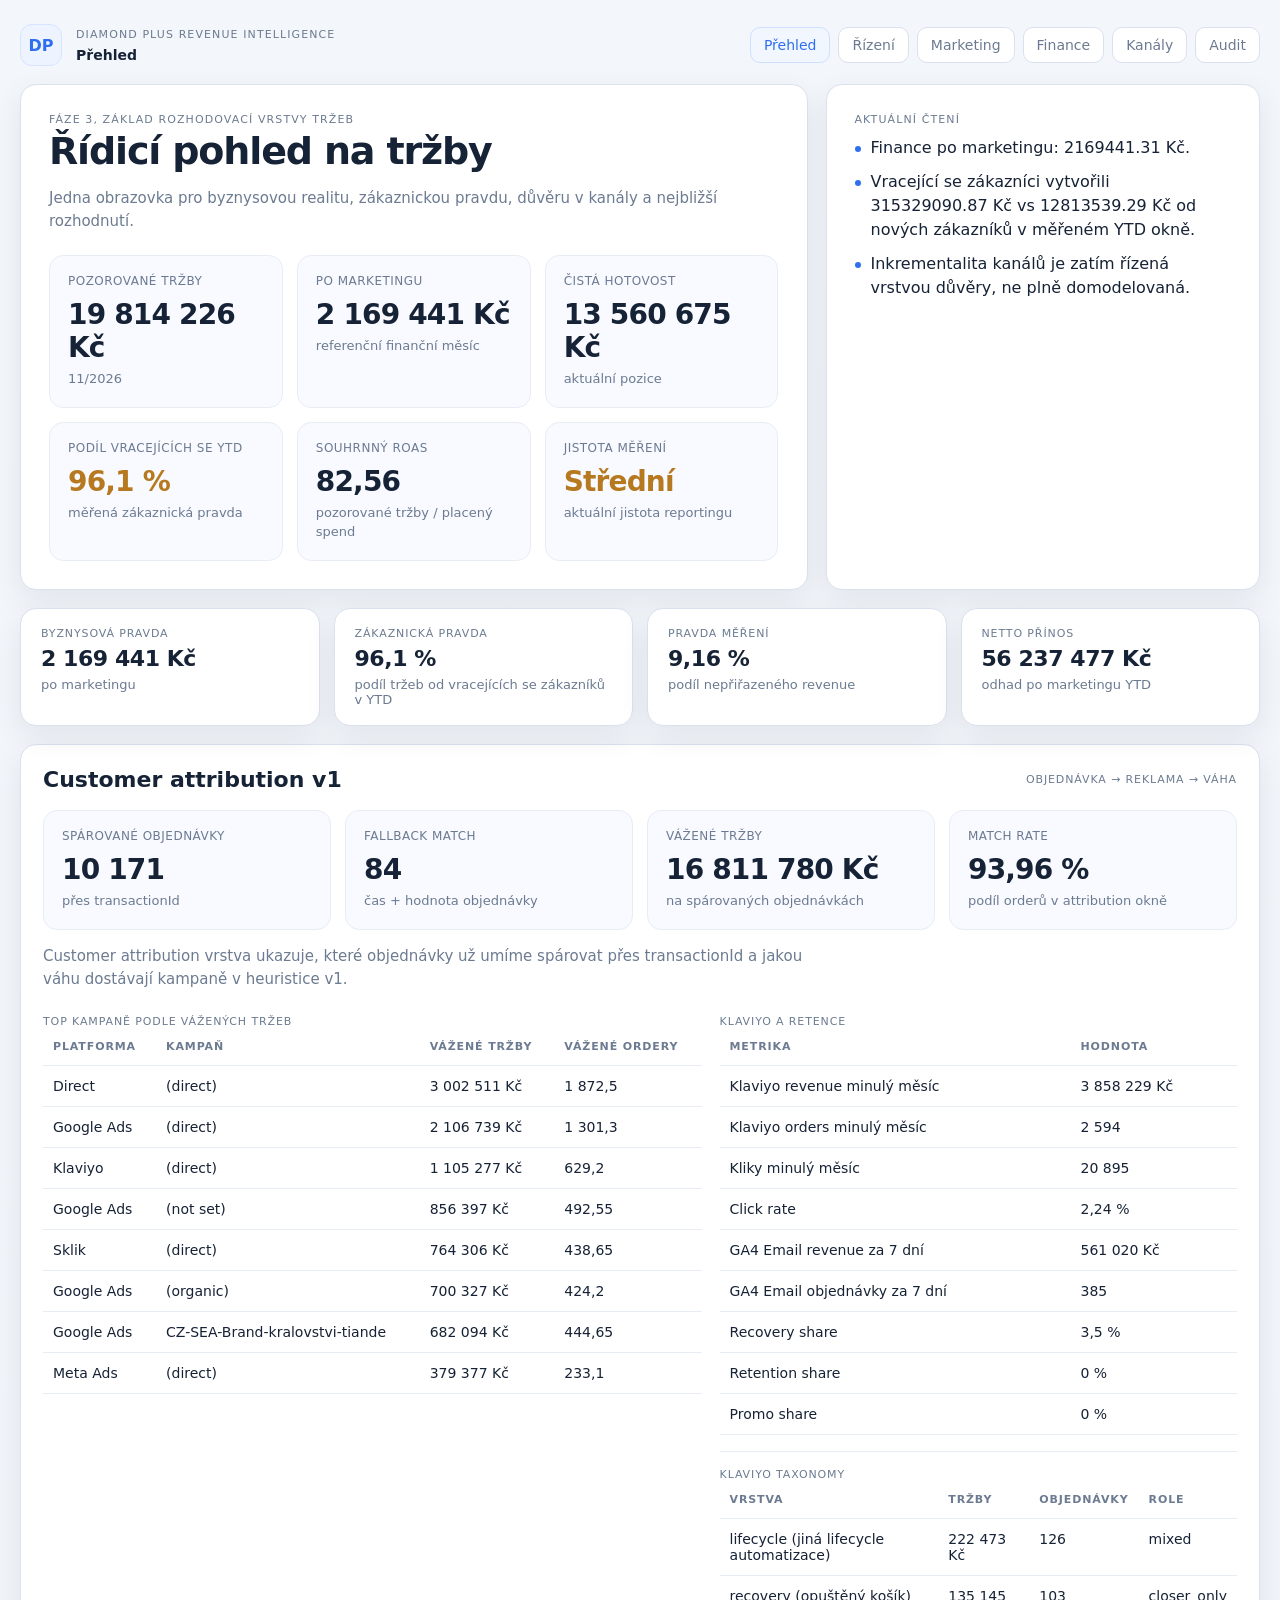
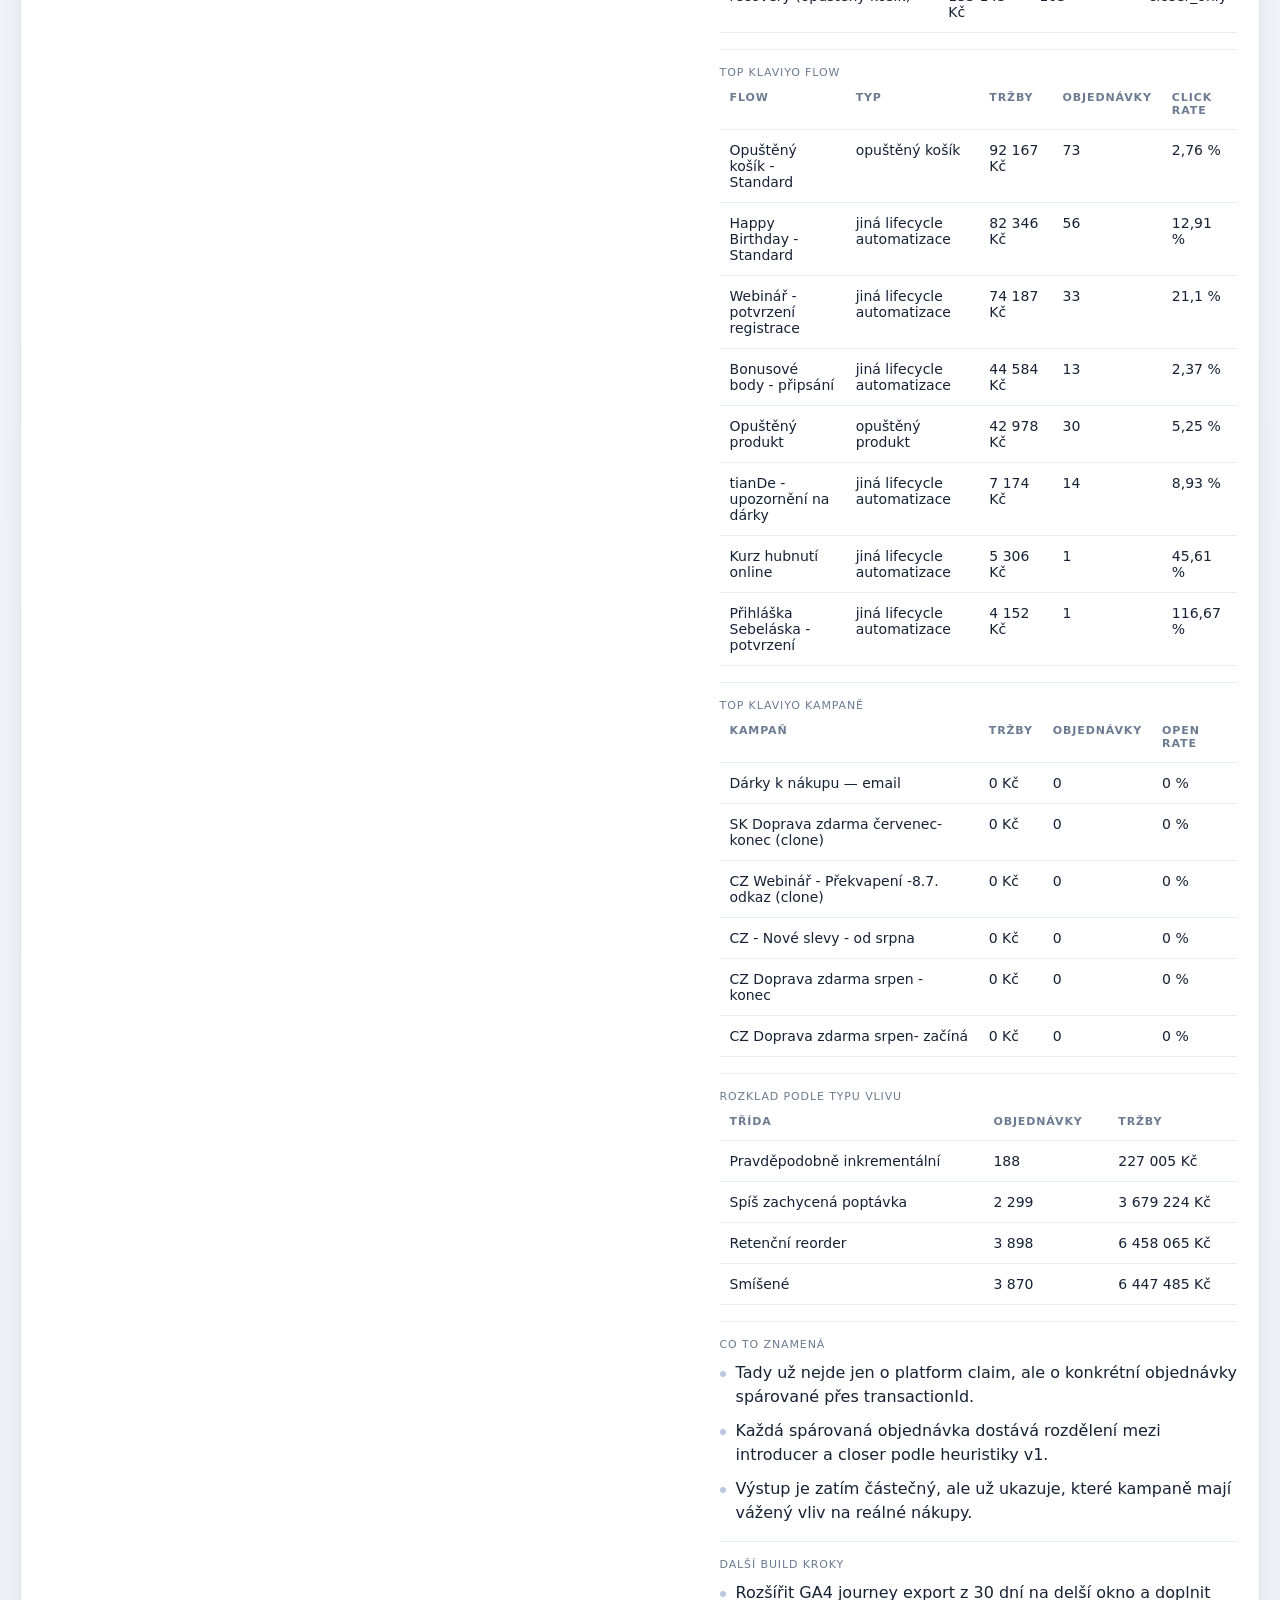
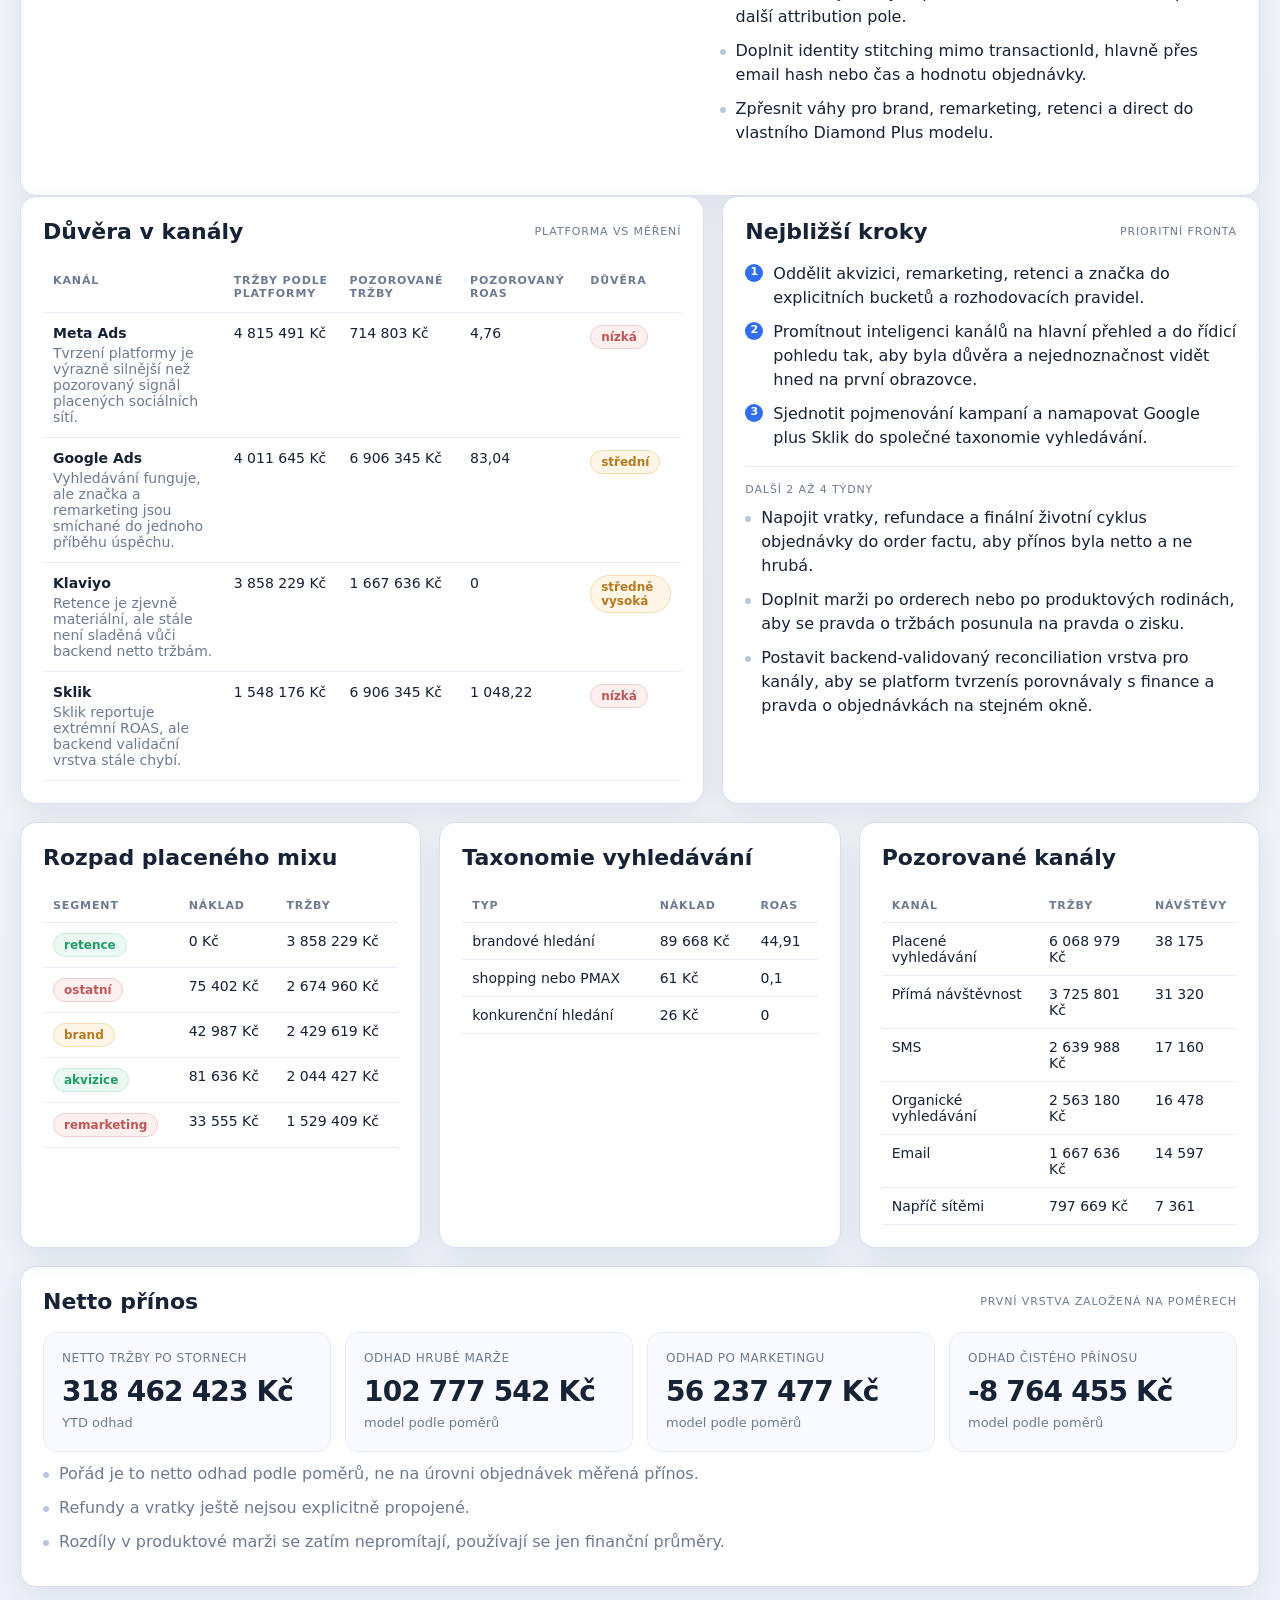
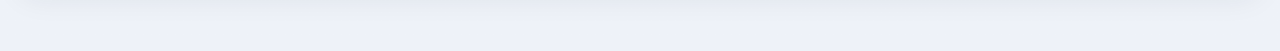
<file: index.html>
<!DOCTYPE html>
<html lang="cs">
<head>
  <meta charset="UTF-8" />
  <meta name="viewport" content="width=device-width, initial-scale=1.0" />
  <title>Diamond Plus Revenue Intelligence</title>
  <link rel="stylesheet" href="./assets/styles.css?v=mobile-fix-2" />
</head>
<body data-page="home">
  <div class="wrap" id="app"></div>
  <script type="module" src="./assets/app.js?v=attribution-live-5"></script>
</body>
</html>
</file>
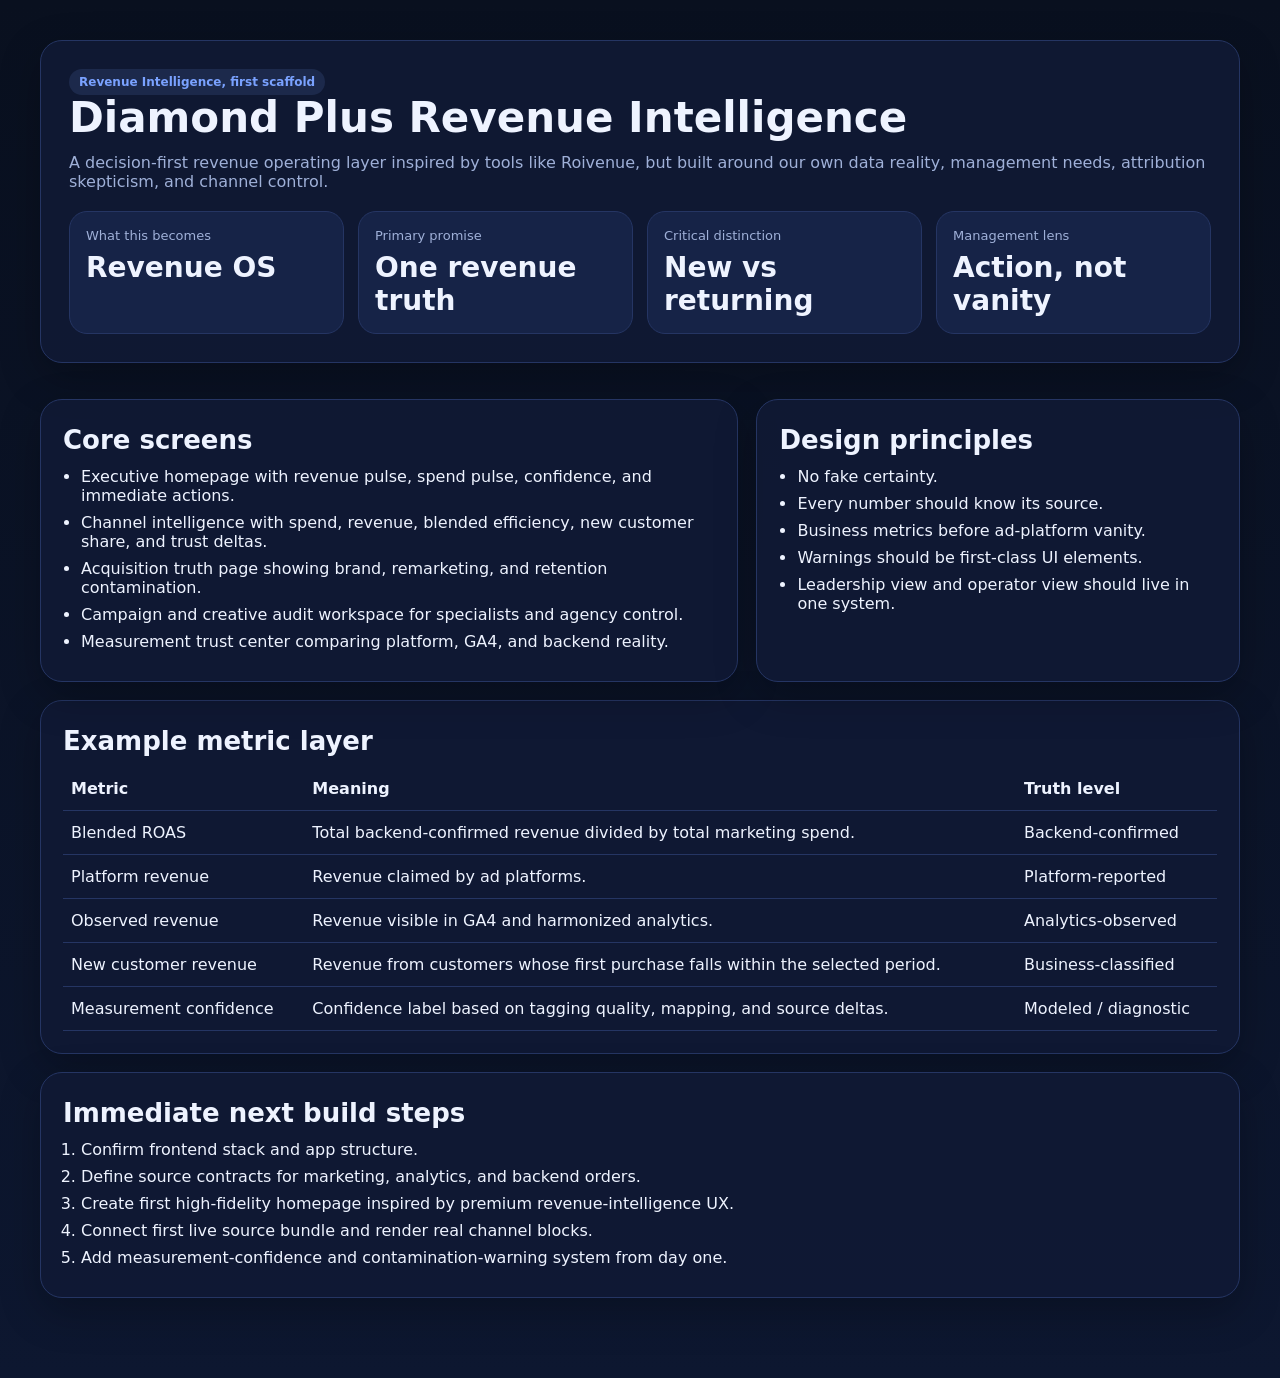
<file: app/index.html>
<!DOCTYPE html>
<html lang="cs">
<head>
  <meta charset="UTF-8" />
  <meta name="viewport" content="width=device-width, initial-scale=1.0" />
  <title>Diamond Plus Revenue Intelligence</title>
  <style>
    :root {
      --bg: #0a1020;
      --panel: #101935;
      --panel2: #162347;
      --text: #eef3ff;
      --muted: #9fb0d8;
      --line: #253563;
      --accent: #7aa2ff;
      --good: #37c58a;
      --warn: #ffb648;
      --bad: #ff6d6d;
    }
    * { box-sizing: border-box; }
    body { margin: 0; font-family: Inter, system-ui, sans-serif; background: linear-gradient(180deg, #09101f, #0d1730); color: var(--text); }
    .wrap { max-width: 1240px; margin: 0 auto; padding: 40px 20px 80px; }
    .hero, .card { background: rgba(16,25,53,.9); border: 1px solid var(--line); border-radius: 22px; box-shadow: 0 14px 40px rgba(0,0,0,.25); }
    .hero { padding: 28px; }
    .card { padding: 22px; margin-top: 18px; }
    h1,h2,h3 { margin: 0 0 12px; line-height: 1.1; }
    h1 { font-size: 42px; }
    h2 { font-size: 26px; margin-top: 4px; }
    p { color: var(--muted); margin: 0 0 12px; }
    .grid { display: grid; grid-template-columns: repeat(auto-fit, minmax(220px,1fr)); gap: 14px; margin-top: 20px; }
    .metric { background: var(--panel2); border: 1px solid var(--line); border-radius: 18px; padding: 16px; }
    .metric .k { font-size: 13px; color: var(--muted); }
    .metric .v { font-size: 28px; font-weight: 700; margin-top: 8px; }
    .pill { display:inline-block; padding:6px 10px; border-radius:999px; font-size:12px; font-weight:700; background: rgba(122,162,255,.12); color: var(--accent); }
    .two { display:grid; grid-template-columns: 1.3fr .9fr; gap: 18px; margin-top: 18px; }
    .list { margin: 0; padding-left: 18px; color: var(--text); }
    .list li { margin: 8px 0; }
    .table { width: 100%; border-collapse: collapse; }
    .table th, .table td { text-align:left; padding: 12px 8px; border-bottom: 1px solid var(--line); }
    .muted { color: var(--muted); }
    .good { color: var(--good); }
    .warn { color: var(--warn); }
    .bad { color: var(--bad); }
  </style>
</head>
<body>
  <div class="wrap">
    <section class="hero">
      <div class="pill">Revenue Intelligence, first scaffold</div>
      <h1>Diamond Plus Revenue Intelligence</h1>
      <p>A decision-first revenue operating layer inspired by tools like Roivenue, but built around our own data reality, management needs, attribution skepticism, and channel control.</p>
      <div class="grid">
        <div class="metric"><div class="k">What this becomes</div><div class="v">Revenue OS</div></div>
        <div class="metric"><div class="k">Primary promise</div><div class="v">One revenue truth</div></div>
        <div class="metric"><div class="k">Critical distinction</div><div class="v">New vs returning</div></div>
        <div class="metric"><div class="k">Management lens</div><div class="v">Action, not vanity</div></div>
      </div>
    </section>

    <div class="two">
      <section class="card">
        <h2>Core screens</h2>
        <ul class="list">
          <li>Executive homepage with revenue pulse, spend pulse, confidence, and immediate actions.</li>
          <li>Channel intelligence with spend, revenue, blended efficiency, new customer share, and trust deltas.</li>
          <li>Acquisition truth page showing brand, remarketing, and retention contamination.</li>
          <li>Campaign and creative audit workspace for specialists and agency control.</li>
          <li>Measurement trust center comparing platform, GA4, and backend reality.</li>
        </ul>
      </section>
      <section class="card">
        <h2>Design principles</h2>
        <ul class="list">
          <li>No fake certainty.</li>
          <li>Every number should know its source.</li>
          <li>Business metrics before ad-platform vanity.</li>
          <li>Warnings should be first-class UI elements.</li>
          <li>Leadership view and operator view should live in one system.</li>
        </ul>
      </section>
    </div>

    <section class="card">
      <h2>Example metric layer</h2>
      <table class="table">
        <thead>
          <tr><th>Metric</th><th>Meaning</th><th>Truth level</th></tr>
        </thead>
        <tbody>
          <tr><td>Blended ROAS</td><td>Total backend-confirmed revenue divided by total marketing spend.</td><td>Backend-confirmed</td></tr>
          <tr><td>Platform revenue</td><td>Revenue claimed by ad platforms.</td><td>Platform-reported</td></tr>
          <tr><td>Observed revenue</td><td>Revenue visible in GA4 and harmonized analytics.</td><td>Analytics-observed</td></tr>
          <tr><td>New customer revenue</td><td>Revenue from customers whose first purchase falls within the selected period.</td><td>Business-classified</td></tr>
          <tr><td>Measurement confidence</td><td>Confidence label based on tagging quality, mapping, and source deltas.</td><td>Modeled / diagnostic</td></tr>
        </tbody>
      </table>
    </section>

    <section class="card">
      <h2>Immediate next build steps</h2>
      <ol class="list">
        <li>Confirm frontend stack and app structure.</li>
        <li>Define source contracts for marketing, analytics, and backend orders.</li>
        <li>Create first high-fidelity homepage inspired by premium revenue-intelligence UX.</li>
        <li>Connect first live source bundle and render real channel blocks.</li>
        <li>Add measurement-confidence and contamination-warning system from day one.</li>
      </ol>
    </section>
  </div>
</body>
</html>
</file>
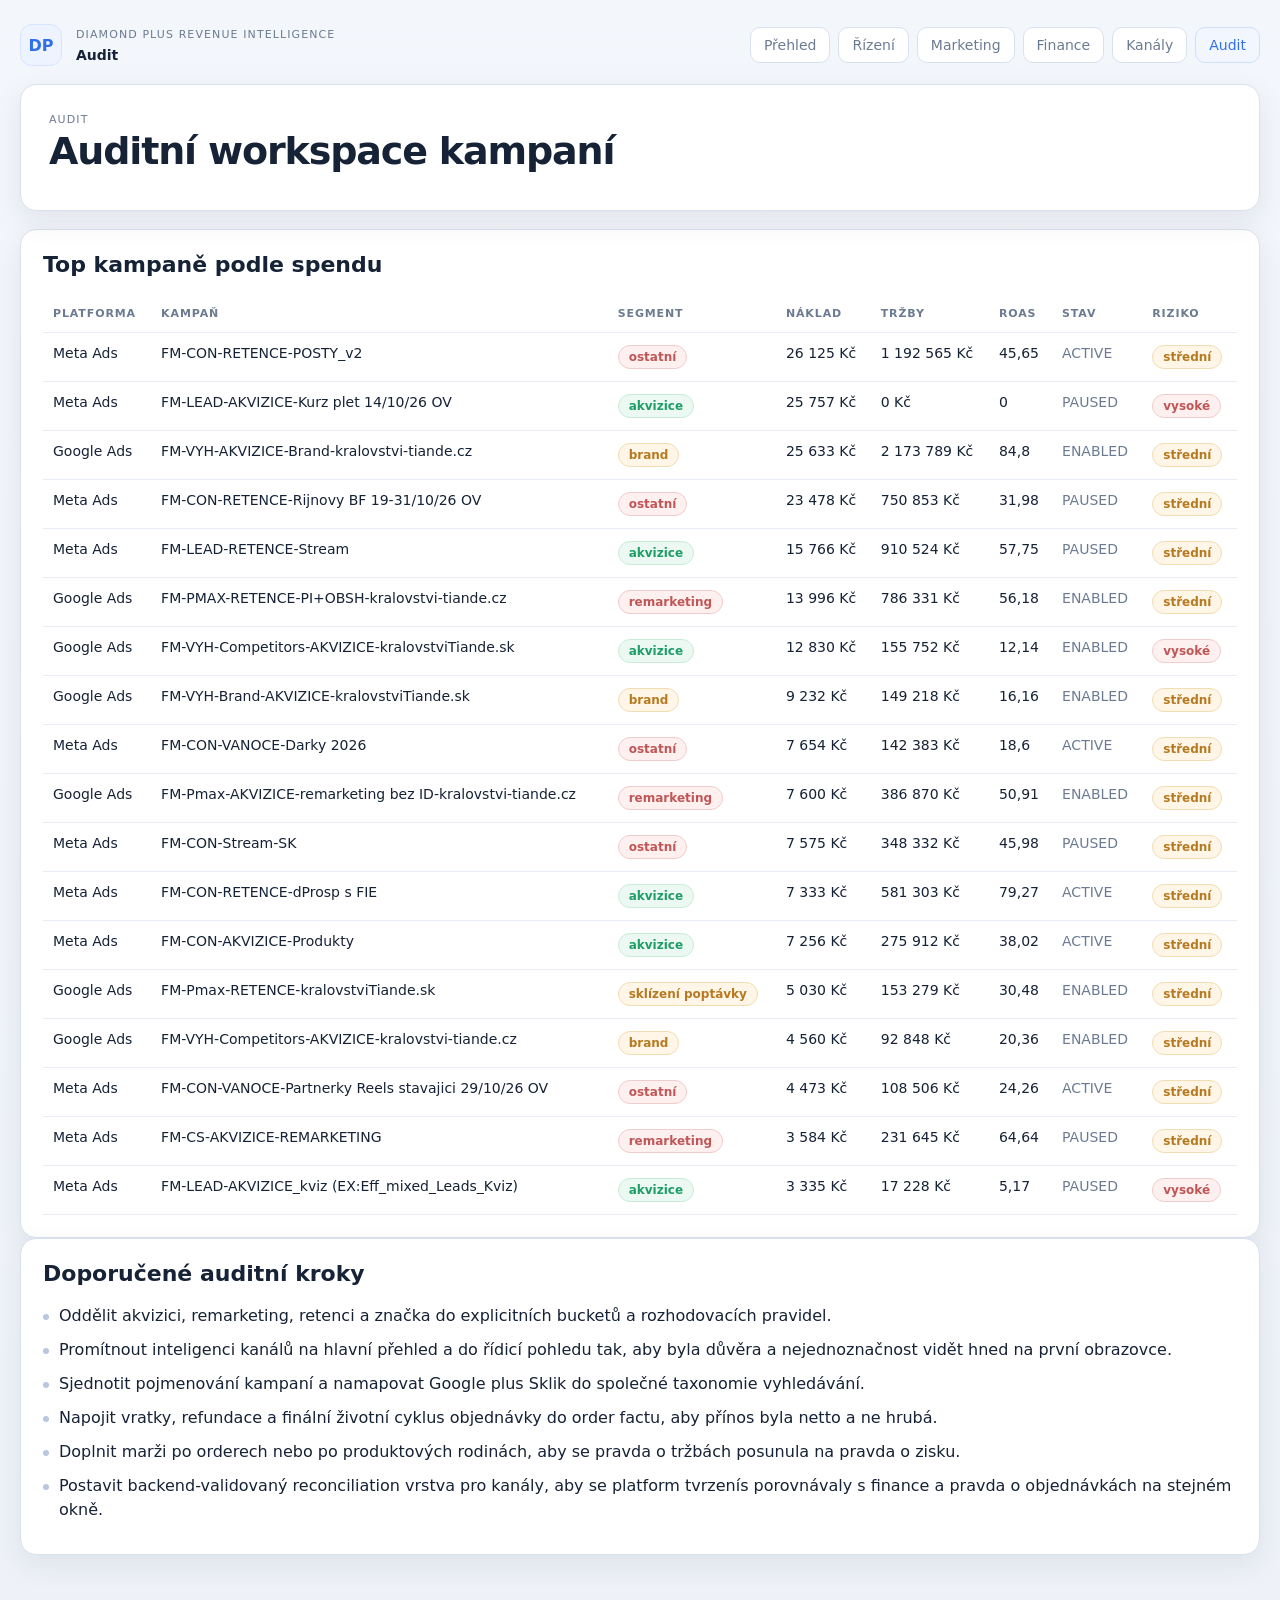
<file: audit-workspace.html>
<!DOCTYPE html>
<html lang="cs">
<head>
  <meta charset="UTF-8" />
  <meta name="viewport" content="width=device-width, initial-scale=1.0" />
  <title>Audit | Diamond Plus Revenue Intelligence</title>
  <link rel="stylesheet" href="./assets/styles.css?v=mobile-fix-2" />
</head>
<body data-page="audit">
  <div class="wrap" id="app"></div>
  <script type="module" src="./assets/app.js?v=attribution-live-5"></script>
</body>
</html>
</file>
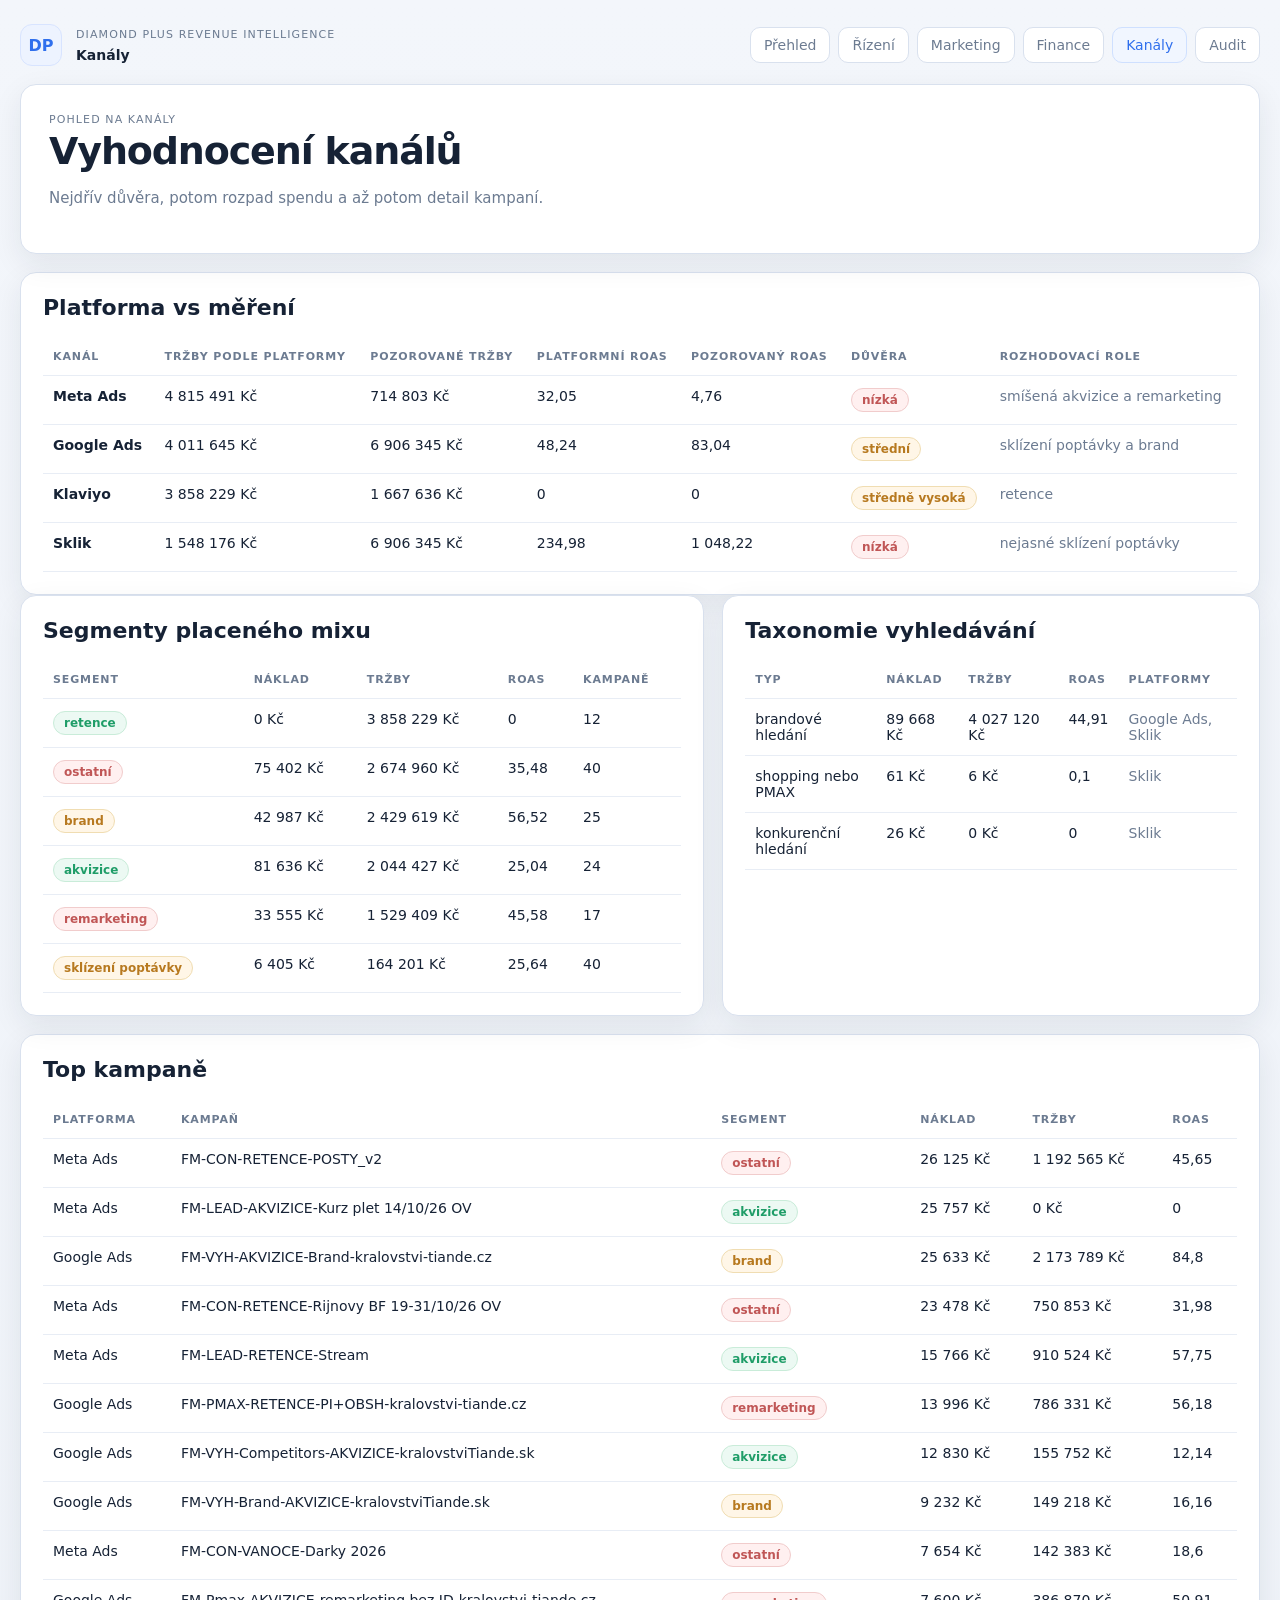
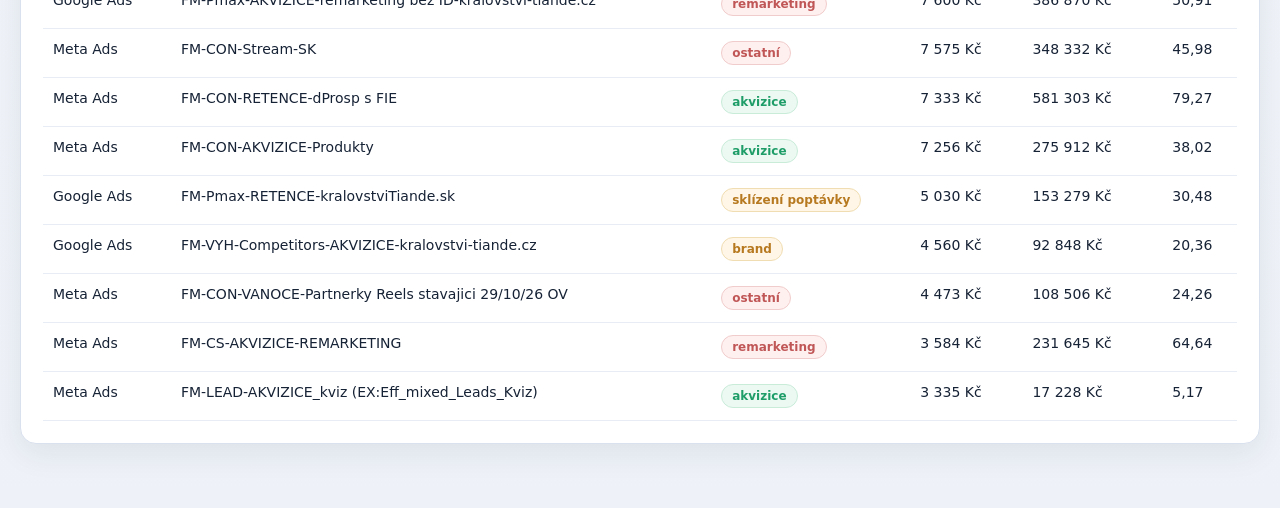
<file: channels.html>
<!DOCTYPE html>
<html lang="cs">
<head>
  <meta charset="UTF-8" />
  <meta name="viewport" content="width=device-width, initial-scale=1.0" />
  <title>Kanály | Diamond Plus Revenue Intelligence</title>
  <link rel="stylesheet" href="./assets/styles.css?v=mobile-fix-2" />
</head>
<body data-page="channels">
  <div class="wrap" id="app"></div>
  <script type="module" src="./assets/app.js?v=attribution-live-5"></script>
</body>
</html>
</file>
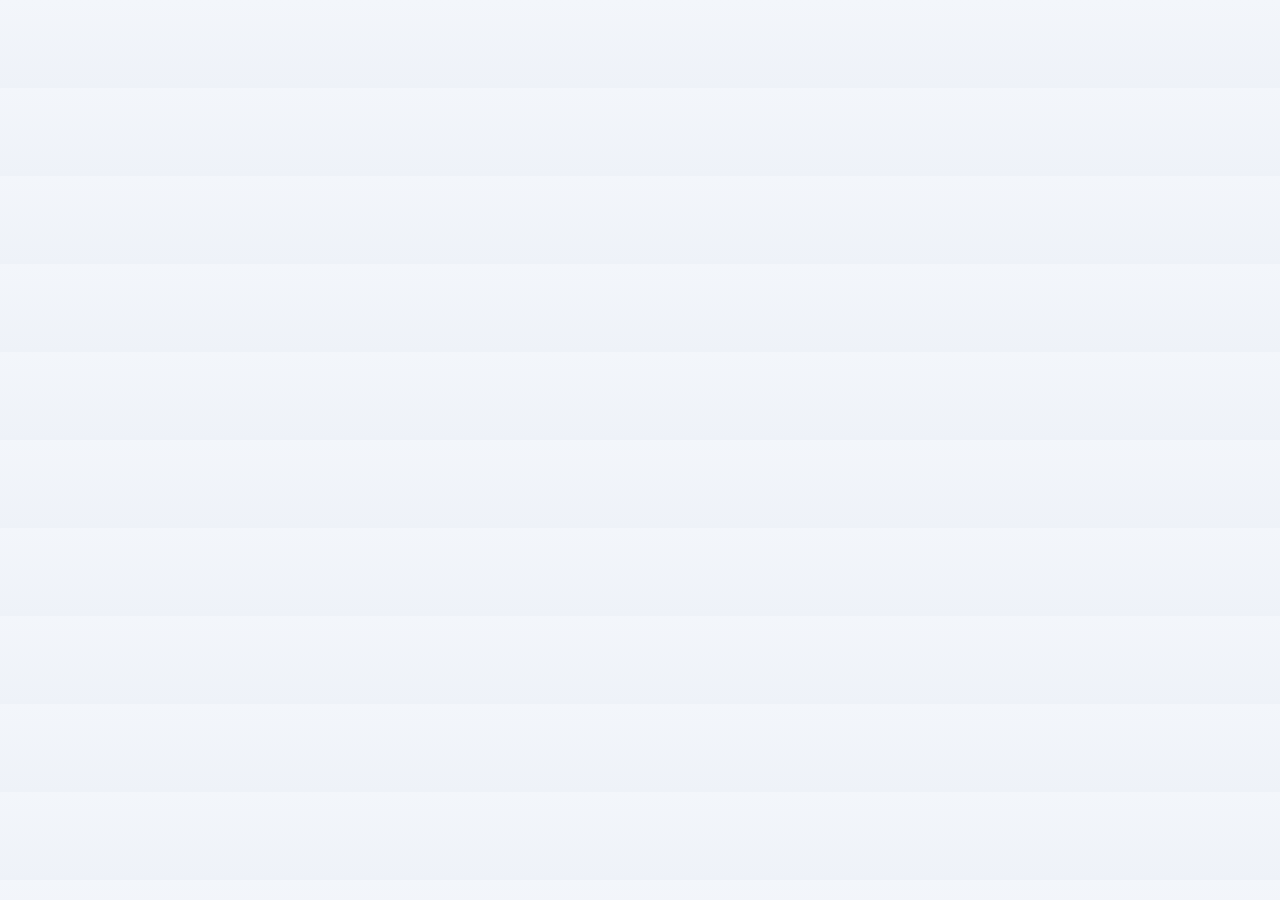
<file: compare-roivenue.html>
<!DOCTYPE html>
<html lang="cs">
<head>
  <meta charset="UTF-8" />
  <meta http-equiv="refresh" content="0; url=./index.html" />
  <meta name="viewport" content="width=device-width, initial-scale=1.0" />
  <title>Přesměrování | Diamond Plus Revenue Intelligence</title>
</head>
<body>
  <p>Přesměrování na přehled...</p>
</body>
</html>
</file>
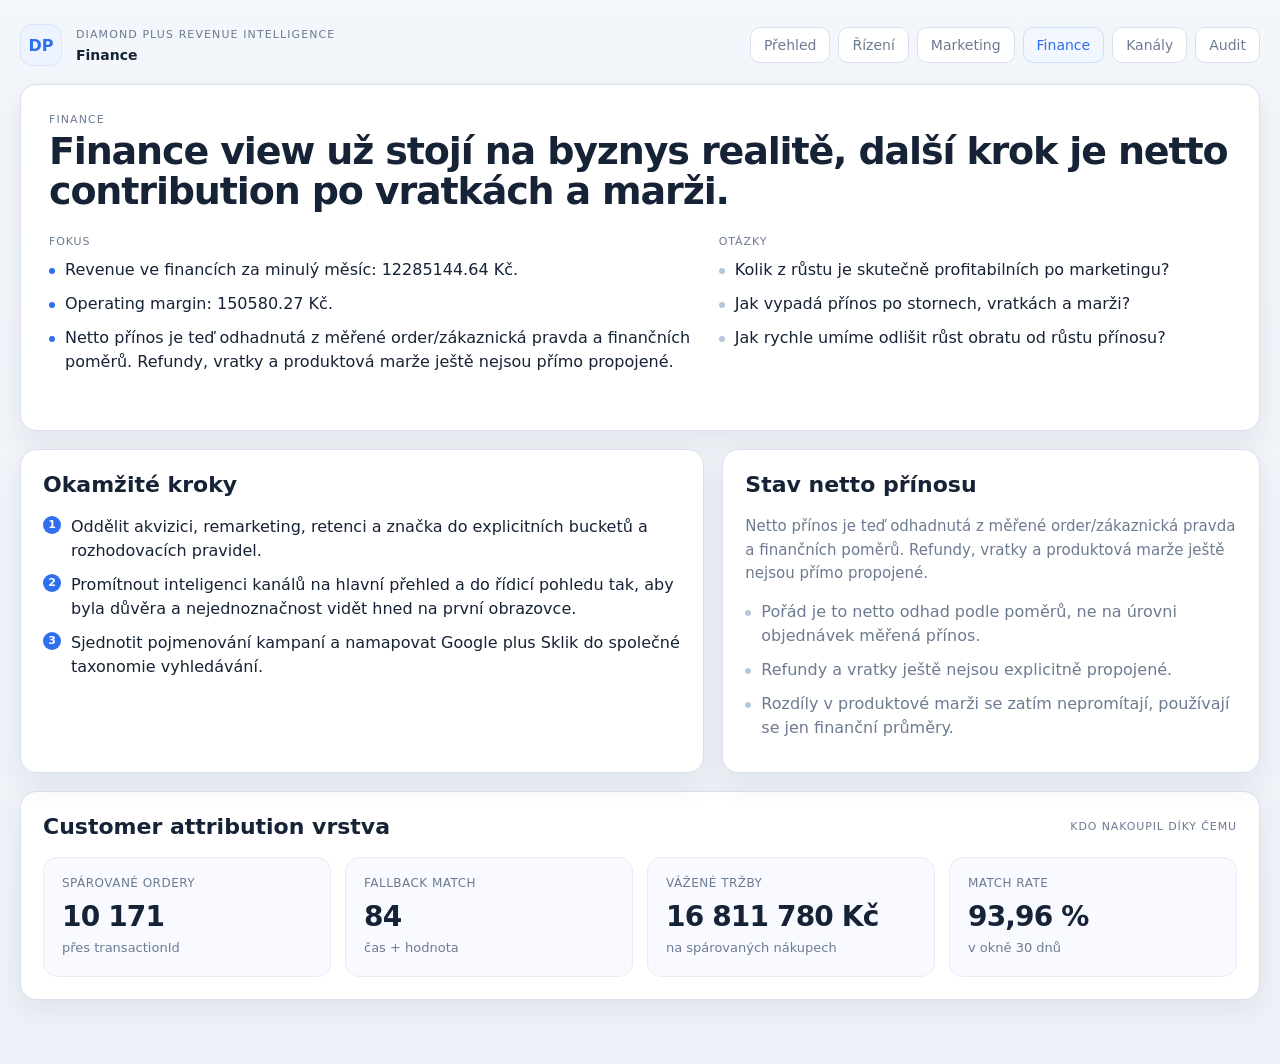
<file: finance.html>
<!DOCTYPE html>
<html lang="cs">
<head>
  <meta charset="UTF-8" />
  <meta name="viewport" content="width=device-width, initial-scale=1.0" />
  <title>Finance | Diamond Plus Revenue Intelligence</title>
  <link rel="stylesheet" href="./assets/styles.css?v=mobile-fix-2" />
</head>
<body data-page="finance">
  <div class="wrap" id="app"></div>
  <script type="module" src="./assets/app.js?v=attribution-live-5"></script>
</body>
</html>
</file>
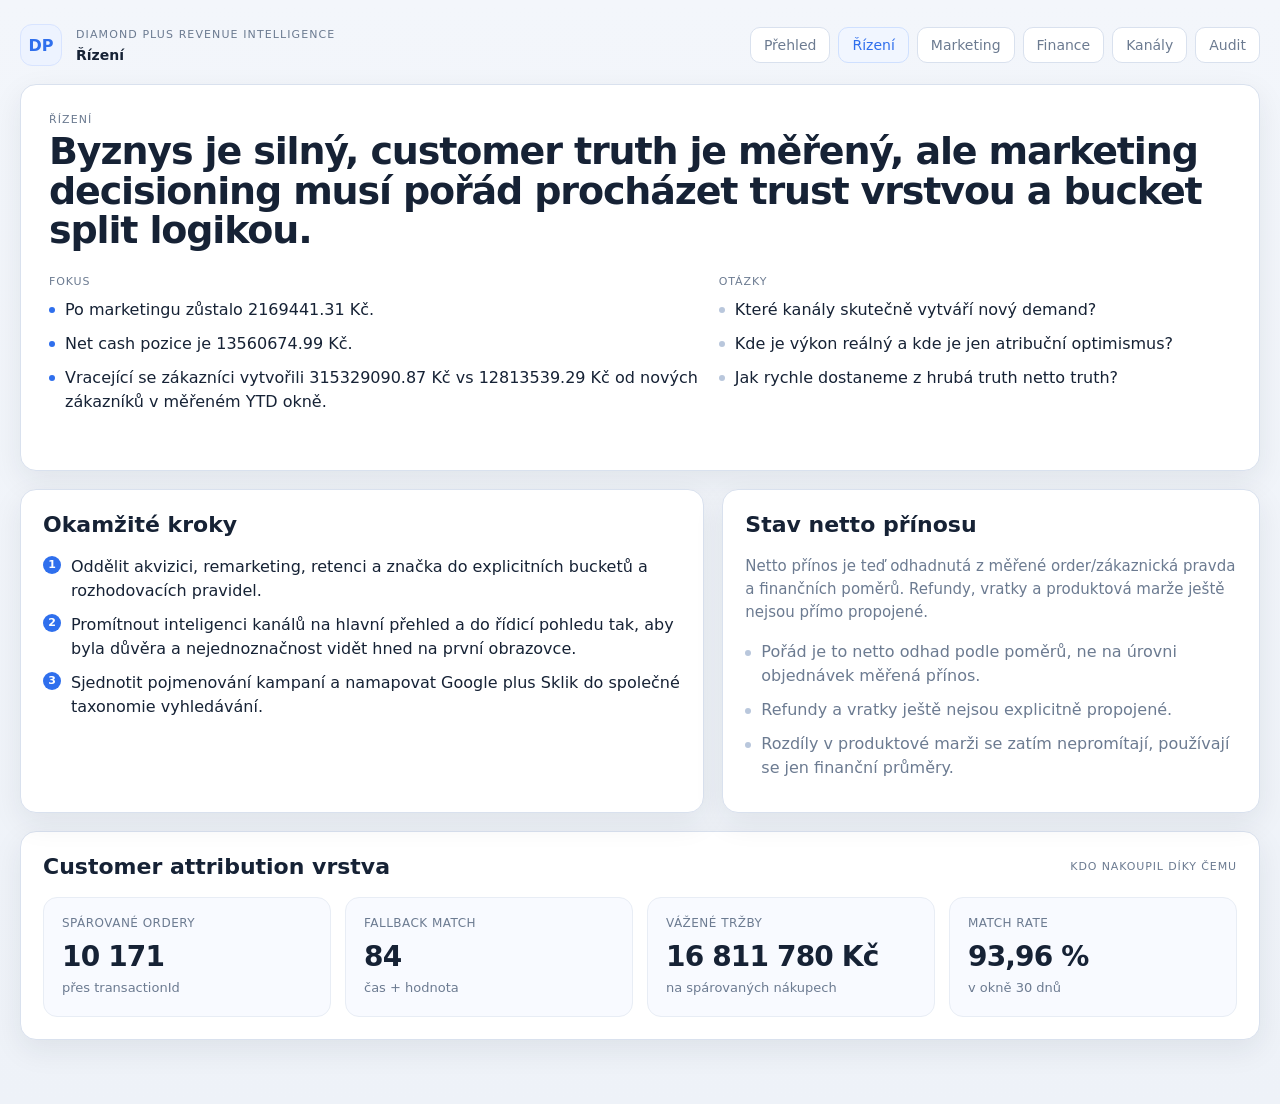
<file: management.html>
<!DOCTYPE html>
<html lang="cs">
<head>
  <meta charset="UTF-8" />
  <meta name="viewport" content="width=device-width, initial-scale=1.0" />
  <title>Řízení | Diamond Plus Revenue Intelligence</title>
  <link rel="stylesheet" href="./assets/styles.css?v=mobile-fix-2" />
</head>
<body data-page="management">
  <div class="wrap" id="app"></div>
  <script type="module" src="./assets/app.js?v=attribution-live-5"></script>
</body>
</html>
</file>
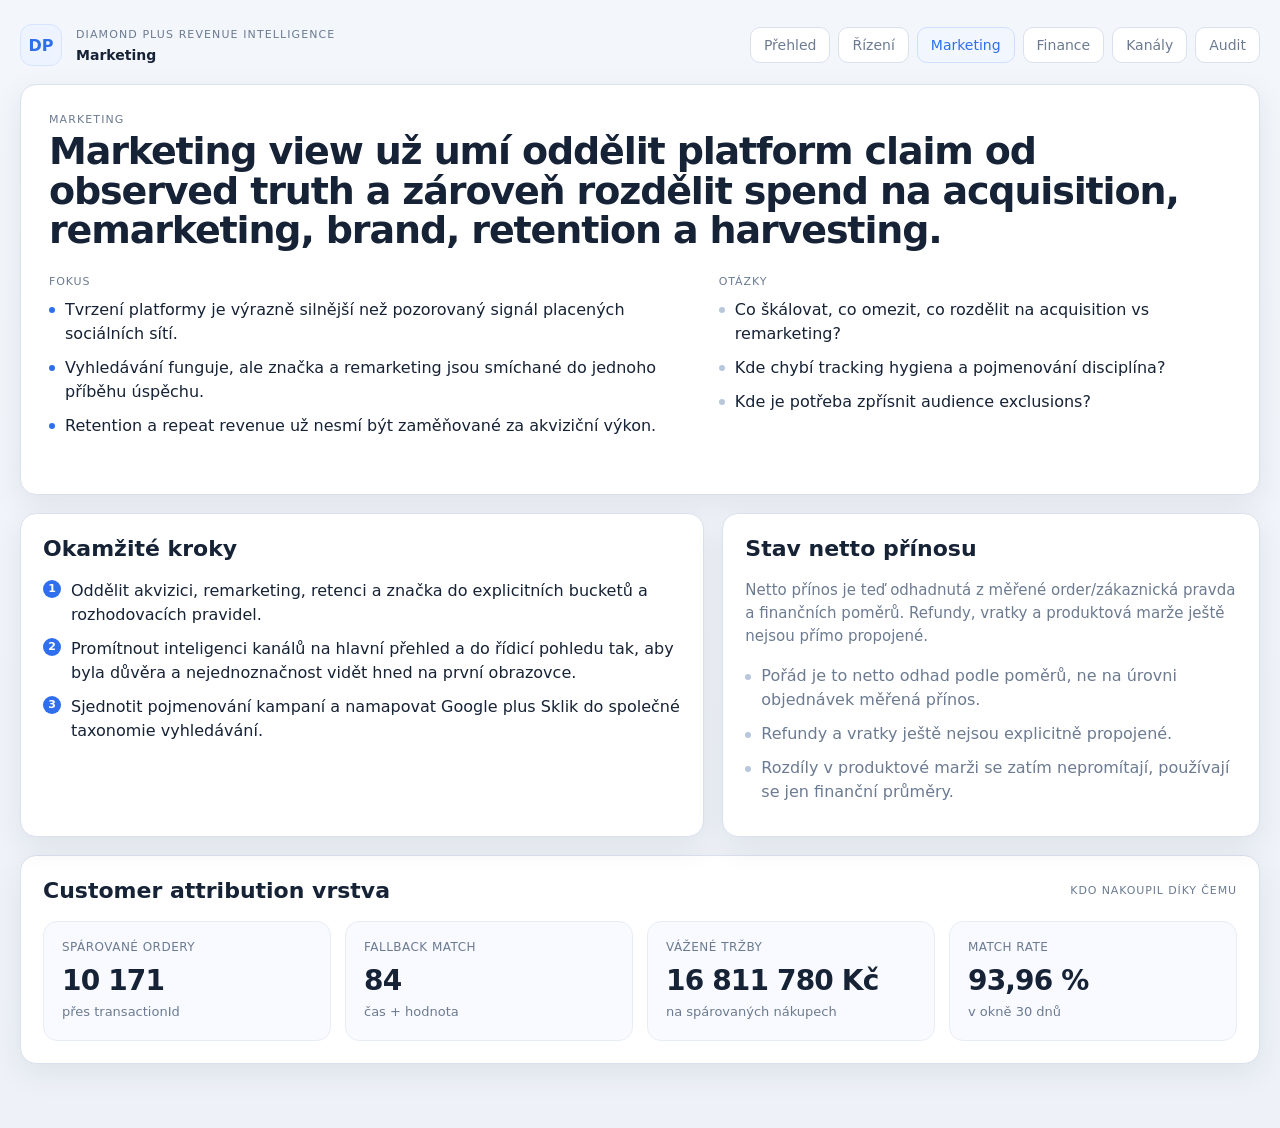
<file: marketing.html>
<!DOCTYPE html>
<html lang="cs">
<head>
  <meta charset="UTF-8" />
  <meta name="viewport" content="width=device-width, initial-scale=1.0" />
  <title>Marketing | Diamond Plus Revenue Intelligence</title>
  <link rel="stylesheet" href="./assets/styles.css?v=mobile-fix-2" />
</head>
<body data-page="marketing">
  <div class="wrap" id="app"></div>
  <script type="module" src="./assets/app.js?v=attribution-live-5"></script>
</body>
</html>
</file>
<file: assets/styles.css>
:root {
  --bg: #f3f6fb;
  --bg-soft: #eef2f8;
  --panel: #ffffff;
  --panel-soft: #f8faff;
  --line: #d9e1ee;
  --line-soft: #e8edf5;
  --text: #162235;
  --muted: #6c7b91;
  --accent: #2f6fed;
  --good: #1f9d68;
  --warn: #b7791f;
  --bad: #c05656;
  --shadow: 0 10px 30px rgba(20, 35, 55, .08);
}
* { box-sizing: border-box; }
html, body { margin: 0; }
body {
  font-family: Inter, ui-sans-serif, system-ui, -apple-system, BlinkMacSystemFont, 'Segoe UI', sans-serif;
  color: var(--text);
  background: linear-gradient(180deg, var(--bg), var(--bg-soft));
}
a { color: inherit; text-decoration: none; }
.wrap { max-width: 1380px; margin: 0 auto; padding: 24px 20px 64px; }
.panel {
  background: var(--panel);
  border: 1px solid var(--line);
  border-radius: 16px;
  box-shadow: var(--shadow);
}
.topbar {
  display: flex;
  justify-content: space-between;
  align-items: center;
  gap: 18px;
  margin-bottom: 18px;
}
.brand {
  display: flex;
  align-items: center;
  gap: 14px;
}
.brand-mark {
  width: 42px;
  height: 42px;
  border-radius: 12px;
  display: grid;
  place-items: center;
  background: #edf3ff;
  border: 1px solid #d8e4ff;
  font-weight: 800;
  color: var(--accent);
}
.eyebrow {
  font-size: 11px;
  letter-spacing: .1em;
  text-transform: uppercase;
  color: var(--muted);
  margin-bottom: 6px;
}
.brand-sub {
  font-size: 14px;
  color: var(--text);
  font-weight: 600;
}
.nav {
  display: flex;
  flex-wrap: wrap;
  gap: 8px;
}
.nav a {
  padding: 9px 13px;
  border-radius: 10px;
  border: 1px solid var(--line);
  background: #fff;
  color: var(--muted);
  font-size: 14px;
}
.nav a.active {
  background: #f1f6ff;
  color: var(--accent);
  border-color: #cfe0ff;
}
.hero-shell {
  display: grid;
  grid-template-columns: 1.45fr .8fr;
  gap: 18px;
  margin-bottom: 18px;
}
.hero-shell.single { grid-template-columns: 1fr; }
.hero-main, .hero-side { padding: 28px; }
h1, h2 { margin: 0; }
h1 {
  font-size: 38px;
  line-height: 1.04;
  letter-spacing: -.03em;
  margin-bottom: 10px;
  font-weight: 700;
}
h2 {
  font-size: 22px;
  line-height: 1.15;
  font-weight: 650;
}
.hero-copy, .body-copy {
  color: var(--muted);
  font-size: 15px;
  line-height: 1.55;
  max-width: 760px;
}
.metric-grid {
  display: grid;
  gap: 14px;
}
.metric-grid.six { grid-template-columns: repeat(3, minmax(0, 1fr)); margin-top: 22px; }
.metric-grid.four { grid-template-columns: repeat(4, minmax(0, 1fr)); }
.metric-card {
  background: var(--panel-soft);
  border: 1px solid var(--line-soft);
  border-radius: 14px;
  padding: 18px;
}
.metric-label { color: var(--muted); font-size: 12px; text-transform: uppercase; letter-spacing: .04em; }
.metric-value { font-size: 28px; font-weight: 720; margin: 10px 0 6px; letter-spacing: -.03em; }
.metric-sub { color: var(--muted); font-size: 13px; line-height: 1.45; }
.strip-grid {
  display: grid;
  grid-template-columns: repeat(4, 1fr);
  gap: 14px;
  margin-bottom: 18px;
}
.strip {
  padding: 18px 20px;
  display: flex;
  flex-direction: column;
  gap: 6px;
}
.strip span, .mini-caption, .section-aside {
  color: var(--muted);
  font-size: 11px;
  letter-spacing: .08em;
  text-transform: uppercase;
}
.strip strong {
  font-size: 22px;
  letter-spacing: -.02em;
  font-weight: 700;
}
.strip small { color: var(--muted); font-size: 13px; }
.two-col { display: grid; grid-template-columns: 1.12fr .88fr; gap: 18px; margin-bottom: 18px; }
.three-col { display: grid; grid-template-columns: repeat(3, 1fr); gap: 18px; margin-bottom: 18px; }
.section-block { padding: 22px; }
.section-header {
  display: flex;
  justify-content: space-between;
  align-items: center;
  gap: 12px;
  margin-bottom: 18px;
}
.table-wrap { overflow-x: auto; }
table { width: 100%; border-collapse: collapse; }
th, td {
  padding: 12px 10px;
  text-align: left;
  border-bottom: 1px solid var(--line-soft);
  vertical-align: top;
}
th {
  font-size: 11px;
  text-transform: uppercase;
  letter-spacing: .08em;
  color: var(--muted);
  font-weight: 700;
}
td { font-size: 14px; }
.compact-table td, .compact-table th { padding-top: 10px; padding-bottom: 10px; }
.clean-list {
  list-style: none;
  margin: 0;
  padding: 0;
}
.clean-list li {
  position: relative;
  padding-left: 16px;
  margin: 10px 0;
  line-height: 1.5;
}
.clean-list li::before {
  content: '';
  position: absolute;
  left: 0;
  top: .62em;
  width: 6px;
  height: 6px;
  border-radius: 999px;
  background: #b9c7dc;
}
.ordered-list { counter-reset: step; }
.ordered-list li { padding-left: 28px; }
.ordered-list li::before {
  counter-increment: step;
  content: counter(step);
  width: 18px;
  height: 18px;
  top: .1em;
  display: grid;
  place-items: center;
  font-size: 11px;
  font-weight: 700;
  color: #fff;
  background: var(--accent);
}
.emphasis-list li::before { background: var(--accent); }
.muted-list li { color: var(--muted); }
.divider {
  height: 1px;
  background: var(--line-soft);
  margin: 16px 0;
}
.top-gap-24 { margin-top: 24px; }
.small-row { margin-top: 4px; }
.badge {
  display: inline-flex;
  align-items: center;
  padding: 4px 10px;
  border-radius: 999px;
  font-size: 12px;
  font-weight: 700;
  border: 1px solid transparent;
}
.badge.good { background: #ecf9f3; color: var(--good); border-color: #c9ecd9; }
.badge.warn { background: #fff6e7; color: var(--warn); border-color: #f0ddb2; }
.badge.bad { background: #fff0f0; color: var(--bad); border-color: #f1cccc; }
.warn { color: var(--warn); }
.muted { color: var(--muted); }
@media (max-width: 1180px) {
  .metric-grid.six { grid-template-columns: repeat(2, minmax(0, 1fr)); }
  .metric-grid.four, .strip-grid, .three-col { grid-template-columns: repeat(2, minmax(0, 1fr)); }
}
@media (max-width: 920px) {
  .topbar, .hero-shell, .two-col, .three-col, .strip-grid, .metric-grid.six, .metric-grid.four { grid-template-columns: 1fr; display: grid; }
  .topbar { display: block; }
  .brand { margin-bottom: 12px; }
  .nav { margin-top: 12px; }
  h1 { font-size: 32px; }
}

@media (max-width: 640px) {
  .wrap { padding: 12px 10px 36px; }
  .panel { border-radius: 14px; }
  .hero-main, .hero-side, .section-block { padding: 16px; }
  h1 { font-size: 24px; line-height: 1.12; }
  h2 { font-size: 18px; }
  .hero-copy, .body-copy, td { font-size: 13px; }
  .eyebrow, .strip span, .mini-caption, .section-aside, th { font-size: 10px; }
  .metric-value { font-size: 18px; margin: 8px 0 4px; }
  .metric-label { font-size: 11px; }
  .metric-sub, .strip small { font-size: 12px; }
  .strip { padding: 14px; }
  .strip strong { font-size: 18px; }
  .nav {
    flex-wrap: nowrap;
    overflow-x: auto;
    -webkit-overflow-scrolling: touch;
    padding-bottom: 4px;
  }
  .nav a { white-space: nowrap; flex: 0 0 auto; padding: 8px 10px; font-size: 13px; }
  .table-wrap {
    overflow-x: visible;
    margin: 0;
    padding: 0;
  }
  table, thead, tbody, tr, th, td { display: block; }
  table { min-width: 0; width: 100%; }
  thead {
    position: absolute;
    width: 1px;
    height: 1px;
    padding: 0;
    margin: -1px;
    overflow: hidden;
    clip: rect(0, 0, 0, 0);
    white-space: nowrap;
    border: 0;
  }
  tbody { display: grid; gap: 10px; }
  tr {
    border: 1px solid var(--line-soft);
    border-radius: 12px;
    padding: 8px 10px;
    background: var(--panel-soft);
  }
  th, td { padding: 6px 0; border-bottom: 0; }
  td {
    display: flex;
    justify-content: space-between;
    align-items: flex-start;
    gap: 12px;
    font-size: 12px;
  }
  td::before {
    content: attr(data-label);
    color: var(--muted);
    font-size: 10px;
    text-transform: uppercase;
    letter-spacing: .06em;
    flex: 0 0 42%;
  }
  td > strong:first-child { display: block; }
  .small-row { margin-top: 2px; text-align: right; }
  .badge { font-size: 11px; padding: 3px 8px; }
  .clean-list li { margin: 8px 0; }
}
</file>
